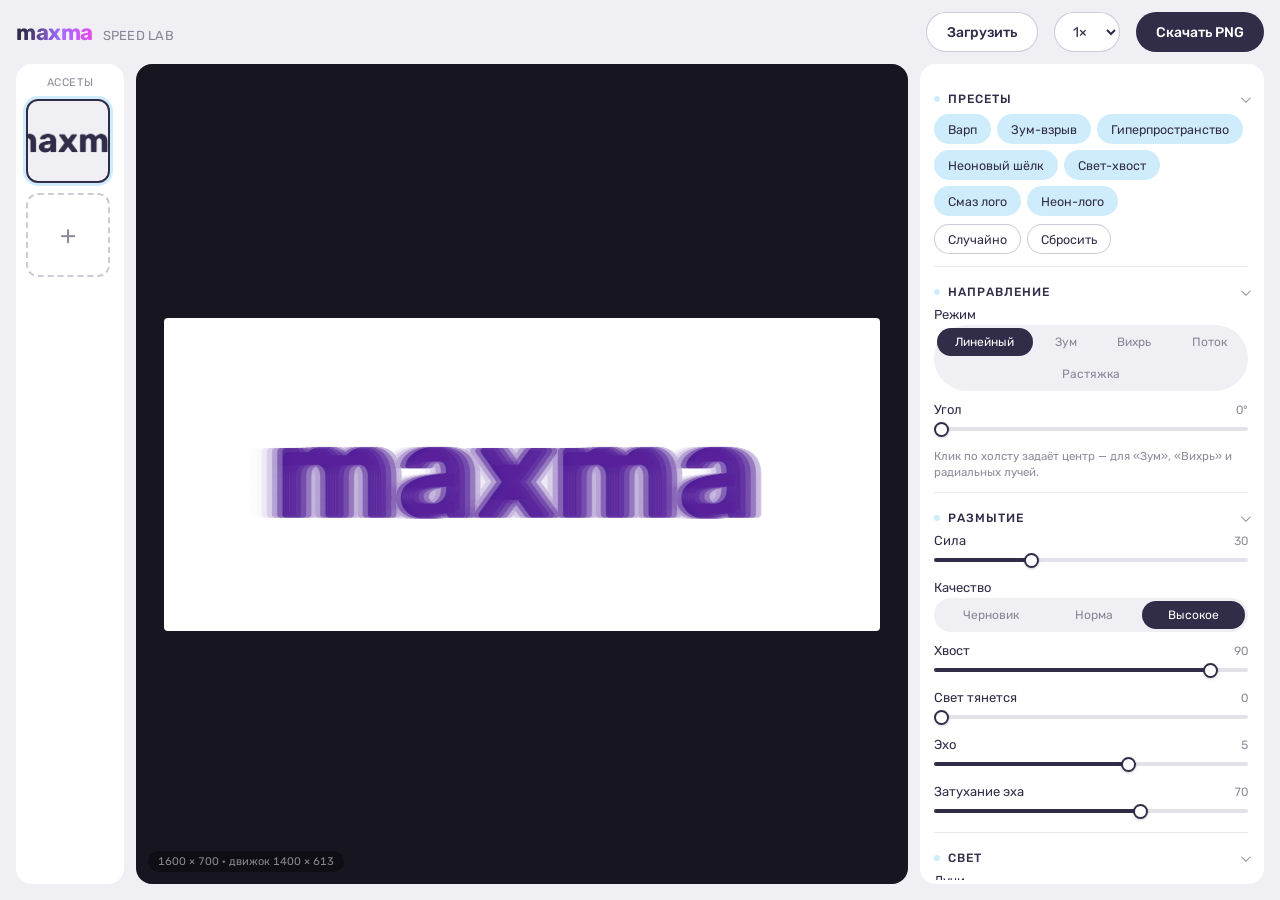
<file: speed-lab.html>
<!DOCTYPE html>
<html lang="ru">
<head>
  <meta charset="UTF-8" />
  <meta name="viewport" content="width=device-width, initial-scale=1.0" />
  <title>Maxma Speed Lab</title>
  <style>
/* Rubik (variable, latin + cyrillic) inlined so the page needs no network. */
@font-face{font-family:'Rubik';font-style:normal;font-weight:400 700;font-display:swap;src:url([data-uri]) format('woff2');unicode-range:U+0301, U+0400-045F, U+0490-0491, U+04B0-04B1, U+2116;}
@font-face{font-family:'Rubik';font-style:normal;font-weight:400 700;font-display:swap;src:url([data-uri]) format('woff2');unicode-range:U+0000-00FF, U+0131, U+0152-0153, U+02BB-02BC, U+02C6, U+02DA, U+02DC, U+0304, U+0308, U+0329, U+2000-206F, U+20AC, U+2122, U+2191, U+2193, U+2212, U+2215, U+FEFF, U+FFFD;}

    :root {
      --ink: #312d48;
      --ink-55: rgba(49, 45, 72, 0.55);
      --ink-35: rgba(113, 108, 144, 0.35);
      --sky: #cfecfc;
      --bg: #f0f0f4;
      --viewport: #17151f;
      --accent: #a06bff;
      --magenta: #e14bf0;
      --pill: 100px;
    }

    *, *::before, *::after { box-sizing: border-box; margin: 0; padding: 0; }

    html, body { height: 100%; }

    body {
      font-family: 'Rubik', system-ui, -apple-system, sans-serif;
      background: var(--bg);
      color: var(--ink);
      display: grid;
      grid-template-rows: auto 1fr;
      overflow: hidden;
      -webkit-font-smoothing: antialiased;
    }

    /* ─── Header ─── */
    .app-header {
      display: flex;
      align-items: center;
      gap: 16px;
      padding: 12px 16px;
    }

    .brand {
      display: flex;
      align-items: baseline;
      gap: 10px;
      padding-right: 8px;
    }

    .brand__mark {
      font-weight: 700;
      font-size: 22px;
      letter-spacing: -0.5px;
      background: linear-gradient(92deg, var(--ink) 10%, var(--accent) 55%, var(--magenta) 95%);
      -webkit-background-clip: text;
      background-clip: text;
      color: transparent;
    }

    .brand__sub {
      font-size: 13px;
      color: var(--ink-55);
      letter-spacing: 0.02em;
      text-transform: uppercase;
    }

    .header__spacer { flex: 1; }

    /* ─── Generic control atoms ─── */
    .btn {
      height: 40px;
      background: var(--ink);
      border: none;
      border-radius: var(--pill);
      padding: 0 20px;
      font-family: inherit;
      font-weight: 500;
      font-size: 14px;
      color: #fff;
      cursor: pointer;
      transition: opacity .2s, transform .1s;
      white-space: nowrap;
      display: inline-flex;
      align-items: center;
      gap: 8px;
    }
    .btn:hover { opacity: .88; }
    .btn:active { transform: translateY(1px); }
    .btn--ghost {
      background: #fff;
      color: var(--ink);
      border: 1px solid var(--ink-35);
    }
    .btn--sky { background: var(--sky); color: var(--ink); }
    .btn:disabled { opacity: .4; cursor: default; }

    .select {
      height: 40px;
      background: #fff;
      border: 1px solid var(--ink-35);
      border-radius: var(--pill);
      padding: 0 14px;
      font-family: inherit;
      font-size: 14px;
      color: var(--ink);
      cursor: pointer;
      outline: none;
    }

    /* ─── App body grid ─── */
    .app-body {
      display: grid;
      grid-template-columns: 108px minmax(0, 1fr) 344px;
      gap: 12px;
      padding: 0 16px 16px;
      min-height: 0;
    }

    .card {
      background: #fff;
      border: 4px solid #fff;
      border-radius: 16px;
      min-height: 0;
    }

    /* ─── Asset rail ─── */
    .rail {
      background: #fff;
      border-radius: 16px;
      padding: 10px;
      display: flex;
      flex-direction: column;
      gap: 10px;
      overflow-y: auto;
      min-height: 0;
    }
    .rail::-webkit-scrollbar { width: 6px; }
    .rail::-webkit-scrollbar-thumb { background: var(--ink-35); border-radius: 3px; }

    .rail__title {
      font-size: 11px;
      text-transform: uppercase;
      letter-spacing: .06em;
      color: var(--ink-55);
      text-align: center;
      padding-top: 2px;
    }

    .thumb {
      position: relative;
      width: 84px;
      height: 84px;
      border-radius: 12px;
      overflow: hidden;
      cursor: pointer;
      background: var(--bg);
      border: 2px solid transparent;
      flex: none;
      transition: border-color .15s, box-shadow .15s;
    }
    .thumb img { width: 100%; height: 100%; object-fit: cover; display: block; }
    .thumb.is-active {
      border-color: var(--ink);
      box-shadow: 0 0 0 3px var(--sky);
    }
    .thumb__x {
      position: absolute;
      top: 3px; right: 3px;
      width: 20px; height: 20px;
      border-radius: 50%;
      border: none;
      background: rgba(23, 21, 31, .72);
      color: #fff;
      font-size: 13px;
      line-height: 1;
      cursor: pointer;
      display: none;
      align-items: center;
      justify-content: center;
      font-family: inherit;
    }
    .thumb:hover .thumb__x { display: flex; }

    .thumb--add {
      display: flex;
      align-items: center;
      justify-content: center;
      border: 2px dashed var(--ink-35);
      color: var(--ink-55);
      font-size: 26px;
      font-weight: 400;
      background: transparent;
      font-family: inherit;
    }
    .thumb--add:hover { border-color: var(--ink); color: var(--ink); }

    /* ─── Viewport ─── */
    .viewport {
      position: relative;
      background: var(--viewport);
      border-radius: 16px;
      overflow: hidden;
      display: flex;
      align-items: center;
      justify-content: center;
      min-height: 0;
      min-width: 0;
    }
    #gl-canvas {
      display: block;
      max-width: 100%;
      max-height: 100%;
      border-radius: 4px;
      cursor: crosshair;
    }
    .viewport__empty {
      position: absolute;
      inset: 24px;
      border: 2px dashed rgba(255,255,255,.18);
      border-radius: 12px;
      display: flex;
      flex-direction: column;
      align-items: center;
      justify-content: center;
      gap: 8px;
      color: rgba(255,255,255,.6);
      font-size: 15px;
      pointer-events: none;
      text-align: center;
      padding: 20px;
    }
    .viewport__empty b { color: #fff; font-weight: 500; font-size: 17px; }
    .viewport__badge {
      position: absolute;
      left: 12px;
      bottom: 12px;
      font-size: 11px;
      color: rgba(255,255,255,.5);
      background: rgba(0,0,0,.35);
      padding: 4px 10px;
      border-radius: var(--pill);
      pointer-events: none;
      font-variant-numeric: tabular-nums;
    }

    /* ─── Control panel ─── */
    .panel {
      background: #fff;
      border-radius: 16px;
      padding: 4px 4px 4px 14px;
      display: flex;
      flex-direction: column;
      min-height: 0;
    }
    .panel__scroll {
      overflow-y: auto;
      padding: 12px 12px 16px 0;
      display: flex;
      flex-direction: column;
      gap: 6px;
      min-height: 0;
    }
    .panel__scroll::-webkit-scrollbar { width: 6px; }
    .panel__scroll::-webkit-scrollbar-thumb { background: var(--ink-35); border-radius: 3px; }

    .group { border-bottom: 1px solid rgba(113,108,144,.14); padding-bottom: 12px; }
    .group:last-child { border-bottom: none; }
    .group__head {
      display: flex;
      align-items: center;
      gap: 8px;
      width: 100%;
      background: none;
      border: none;
      font-family: inherit;
      font-size: 12px;
      font-weight: 500;
      letter-spacing: .08em;
      text-transform: uppercase;
      color: var(--ink);
      cursor: pointer;
      padding: 12px 0 8px;
    }
    .group__head::after {
      content: '';
      margin-left: auto;
      width: 7px; height: 7px;
      border-right: 1.5px solid var(--ink-55);
      border-bottom: 1.5px solid var(--ink-55);
      transform: rotate(45deg) translateY(-2px);
      transition: transform .18s;
    }
    .group.is-collapsed .group__head::after { transform: rotate(-45deg) translateX(-2px); }
    .group.is-collapsed .group__body { display: none; }
    .group__dot {
      width: 6px; height: 6px; border-radius: 50%;
      background: var(--sky);
    }
    .group__body { display: flex; flex-direction: column; gap: 11px; }

    .ctl__row {
      display: flex;
      align-items: baseline;
      justify-content: space-between;
      gap: 8px;
      margin-bottom: 3px;
    }
    .ctl__label { font-size: 13px; color: var(--ink); }
    .ctl__val {
      font-size: 12px;
      color: var(--ink-55);
      font-variant-numeric: tabular-nums;
      cursor: ew-resize;
    }

    input[type=range] {
      -webkit-appearance: none;
      appearance: none;
      width: 100%;
      height: 18px;
      background: transparent;
      cursor: pointer;
      display: block;
    }
    input[type=range]::-webkit-slider-runnable-track {
      height: 4px;
      border-radius: 2px;
      background: linear-gradient(90deg, var(--ink) var(--fill, 0%), rgba(113,108,144,.2) var(--fill, 0%));
    }
    input[type=range]::-webkit-slider-thumb {
      -webkit-appearance: none;
      width: 15px; height: 15px;
      margin-top: -5.5px;
      border-radius: 50%;
      background: #fff;
      border: 2px solid var(--ink);
      box-shadow: 0 1px 3px rgba(0,0,0,.18);
    }
    input[type=range]::-moz-range-track {
      height: 4px; border-radius: 2px; background: rgba(113,108,144,.2);
    }
    input[type=range]::-moz-range-progress {
      height: 4px; border-radius: 2px; background: var(--ink);
    }
    input[type=range]::-moz-range-thumb {
      width: 13px; height: 13px; border-radius: 50%;
      background: #fff; border: 2px solid var(--ink);
    }

    .seg {
      display: flex;
      gap: 4px;
      background: var(--bg);
      border-radius: var(--pill);
      padding: 3px;
      flex-wrap: wrap;
    }
    .seg__btn {
      flex: 1 1 auto;
      min-width: 0;
      height: 28px;
      border: none;
      border-radius: var(--pill);
      background: transparent;
      font-family: inherit;
      font-size: 12px;
      color: var(--ink-55);
      cursor: pointer;
      white-space: nowrap;
      padding: 0 9px;
      transition: background .15s, color .15s;
    }
    .seg__btn:hover { color: var(--ink); }
    .seg__btn.is-on { background: var(--ink); color: #fff; }

    .toggle-row {
      display: flex;
      align-items: center;
      justify-content: space-between;
      gap: 10px;
    }
    .switch {
      appearance: none;
      -webkit-appearance: none;
      width: 38px; height: 22px;
      border-radius: var(--pill);
      background: rgba(113,108,144,.28);
      position: relative;
      cursor: pointer;
      flex: none;
      transition: background .18s;
    }
    .switch::after {
      content: '';
      position: absolute;
      top: 3px; left: 3px;
      width: 16px; height: 16px;
      border-radius: 50%;
      background: #fff;
      transition: transform .18s;
    }
    .switch:checked { background: var(--ink); }
    .switch:checked::after { transform: translateX(16px); }

    .swatches { display: flex; gap: 8px; align-items: center; }
    input[type=color] {
      -webkit-appearance: none;
      appearance: none;
      width: 34px; height: 26px;
      border: 1px solid var(--ink-35);
      border-radius: 8px;
      background: none;
      cursor: pointer;
      padding: 0;
      flex: none;
    }
    input[type=color]::-webkit-color-swatch-wrapper { padding: 2px; }
    input[type=color]::-webkit-color-swatch { border: none; border-radius: 6px; }
    input[type=color]::-moz-color-swatch { border: none; border-radius: 6px; }

    .chips { display: flex; flex-wrap: wrap; gap: 6px; }
    .chip {
      height: 30px;
      padding: 0 13px;
      border-radius: var(--pill);
      border: 1px solid transparent;
      background: var(--sky);
      font-family: inherit;
      font-size: 12.5px;
      color: var(--ink);
      cursor: pointer;
      transition: filter .15s, transform .1s;
    }
    .chip:hover { filter: brightness(.95); }
    .chip:active { transform: translateY(1px); }
    .chip--outline { background: #fff; border-color: var(--ink-35); }

    .hint { font-size: 11.5px; color: var(--ink-55); line-height: 1.35; }

    /* ─── Overlays ─── */
    .drop-overlay {
      position: fixed;
      inset: 0;
      background: rgba(49,45,72,.82);
      display: none;
      align-items: center;
      justify-content: center;
      z-index: 40;
      pointer-events: none;
    }
    .drop-overlay.is-on { display: flex; }
    .drop-overlay__inner {
      border: 3px dashed rgba(255,255,255,.7);
      border-radius: 20px;
      padding: 46px 70px;
      color: #fff;
      font-size: 20px;
      font-weight: 500;
    }

    .toast {
      position: fixed;
      left: 50%;
      bottom: 26px;
      transform: translate(-50%, 20px);
      background: var(--ink);
      color: #fff;
      font-size: 14px;
      padding: 11px 20px;
      border-radius: var(--pill);
      opacity: 0;
      pointer-events: none;
      transition: opacity .22s, transform .22s;
      z-index: 50;
      max-width: 86vw;
      text-align: center;
    }
    .toast.is-on { opacity: 1; transform: translate(-50%, 0); }
    .toast__link {
      color: var(--sky); font-weight: 500; text-decoration: underline;
      text-underline-offset: 2px; pointer-events: auto;
    }
    .toast__link:hover { color: #fff; }

    .fallback {
      position: fixed;
      inset: 0;
      background: var(--bg);
      display: none;
      align-items: center;
      justify-content: center;
      padding: 24px;
      z-index: 60;
    }
    .fallback.is-on { display: flex; }
    .fallback__card {
      background: var(--sky);
      border: 4px solid #fff;
      border-radius: 16px;
      padding: 36px 28px;
      max-width: 460px;
      text-align: center;
      display: flex;
      flex-direction: column;
      gap: 12px;
    }
    .fallback__card h1 { font-size: 22px; font-weight: 700; }
    .fallback__card p { font-size: 15px; color: var(--ink-55); line-height: 1.45; }

    .sr-only { position: absolute; width: 1px; height: 1px; overflow: hidden; clip: rect(0 0 0 0); }

    @media (max-width: 1100px) {
      .app-body { grid-template-columns: 92px minmax(0, 1fr) 300px; }
    }
  </style>
</head>
<body>

<header class="app-header">
  <div class="brand">
    <span class="brand__mark">maxma</span>
    <span class="brand__sub">Speed Lab</span>
  </div>
  <div class="header__spacer"></div>
  <button class="btn btn--ghost" id="btn-add" type="button">Загрузить</button>
  <select class="select" id="export-scale" title="Масштаб экспорта">
    <option value="1">1×</option>
    <option value="2">2×</option>
    <option value="3">3×</option>
  </select>
  <button class="btn" id="btn-download" type="button">Скачать PNG</button>
</header>

<div class="app-body">

  <aside class="rail" id="rail">
    <div class="rail__title">Ассеты</div>
    <button class="thumb thumb--add" id="thumb-add" type="button" title="Добавить изображения">+</button>
  </aside>

  <main class="viewport" id="viewport">
    <canvas id="gl-canvas"></canvas>
    <div class="viewport__empty" id="viewport-empty">
      <b>Перетащите изображения сюда</b>
      <span>или нажмите «Загрузить» · можно вставить из буфера (Ctrl+V)</span>
    </div>
    <div class="viewport__badge" id="viewport-badge"></div>
  </main>

  <aside class="panel">
    <div class="panel__scroll" id="panel-scroll"></div>
  </aside>

</div>

<input type="file" id="file-input" class="sr-only" accept="image/*" multiple />

<div class="drop-overlay" id="drop-overlay">
  <div class="drop-overlay__inner">Отпустите — добавим в ассеты</div>
</div>

<div class="toast" id="toast"></div>

<div class="fallback" id="webgl-fallback">
  <div class="fallback__card">
    <h1>Нужен WebGL2</h1>
    <p>Speed Lab работает на WebGL2. Откройте инструмент в свежей версии Chrome, Firefox, Edge или Safari и убедитесь, что аппаратное ускорение включено.</p>
  </div>
</div>

<script>
'use strict';
(function () {

/* ═══════════════════════════════════════════════════════════
   CONFIG · DEFAULTS · PRESETS
   ═══════════════════════════════════════════════════════════ */

const CONFIG = {
  previewMax: 1400,      // long edge of the working (preview) texture
  exportMax: 8192,       // hard cap on exported long edge
  maxTaps: 64,           // must match MAX_TAPS in the shader
  glowScale: 0.5,        // half-res bright/glow chain
  floatPixelBudget: 12e6 // above this, fall back to RGBA8 render targets
};

const DEFAULTS = {
  // Направление
  mode: 0,               // 0 linear · 1 zoom · 2 spin · 3 flow · 4 stretch
  angle: 0,
  centerX: 0.5,
  centerY: 0.5,
  // Размытие
  strength: 32,
  quality: 32,
  tail: 55,
  lumaWeight: 45,
  echo: 0,
  echoDecay: 62,
  // Свет
  rays: 0,               // 0 off · 1 anamorphic · 2 radial
  rayLength: 55,
  rayIntensity: 60,
  rayAngle: 0,
  rayTint: '#cfe6ff',
  glow: 25,
  glowRadius: 45,
  threshold: 62,
  speedLines: 0,
  // Цвет
  hue: 0,
  saturation: 108,
  contrast: 104,
  prism: false,
  chroma: 18,
  invert: false,
  duotone: false,
  duoShadow: '#312d48',
  duoLight: '#e14bf0',
  bgMode: 0,             // 0 transparent · 1 white · 2 dark · 3 auto
  // Динамика
  speed: 30,
  turbulence: 0,
  flowScale: 40,
  // FX
  grain: 0,
  vignette: 0
};

const PRESETS = [
  { name: 'Варп', s: { mode: 0, angle: 0, strength: 58, tail: 78, lumaWeight: 60, chroma: 34, prism: true,
                       glow: 30, threshold: 58, rays: 0, bgMode: 0, saturation: 118 } },
  { name: 'Зум-взрыв', s: { mode: 1, strength: 52, tail: 62, lumaWeight: 72, glow: 55, threshold: 55,
                            rays: 2, rayLength: 62, rayIntensity: 70, chroma: 26, prism: true,
                            bgMode: 2, saturation: 124, contrast: 112 } },
  { name: 'Гиперпространство', s: { mode: 1, strength: 74, tail: 90, lumaWeight: 88, quality: 64,
                                    glow: 68, glowRadius: 62, threshold: 45, rays: 2, rayLength: 82,
                                    rayIntensity: 85, prism: true, chroma: 46, speedLines: 45,
                                    bgMode: 2, contrast: 118, saturation: 132, vignette: 30 } },
  { name: 'Неоновый шёлк', s: { mode: 3, strength: 46, tail: 50, lumaWeight: 55, flowScale: 38,
                                turbulence: 55, glow: 52, glowRadius: 58, threshold: 48,
                                duotone: true, duoShadow: '#171033', duoLight: '#e14bf0',
                                bgMode: 2, saturation: 116, rays: 0, speed: 34 } },
  { name: 'Свет-хвост', s: { mode: 0, angle: 8, strength: 62, tail: 92, lumaWeight: 90, echo: 5,
                             echoDecay: 66, rays: 1, rayLength: 70, rayIntensity: 72, rayAngle: 8,
                             glow: 45, threshold: 52, chroma: 22, bgMode: 2, contrast: 110 } },
  // Dark artwork on a light ground: the smear itself carries the colour,
  // so this leans on dispersion + saturation rather than the light chain.
  { name: 'Смаз лого', s: { mode: 0, angle: 0, strength: 30, tail: 90, lumaWeight: 0, quality: 64,
                            echo: 5, echoDecay: 70, saturation: 135, contrast: 110,
                            duotone: true, duoShadow: '#4c1d95', duoLight: '#ff4df0',
                            chroma: 52, prism: true, glow: 0, rays: 0, bgMode: 1 } },
  // Same artwork, inverted so it emits light instead of absorbing it.
  { name: 'Неон-лого', s: { mode: 0, angle: 0, strength: 22, tail: 95, lumaWeight: 85, quality: 64,
                            invert: true, glow: 58, glowRadius: 60, threshold: 50,
                            rays: 1, rayLength: 72, rayIntensity: 58, rayAngle: 0, rayTint: '#a06bff',
                            duotone: true, duoShadow: '#2a0b5e', duoLight: '#ff8ef7',
                            chroma: 30, prism: true, bgMode: 2, vignette: 30, contrast: 108 } }
];

/* ═══════════════════════════════════════════════════════════
   SHADERS
   ═══════════════════════════════════════════════════════════ */

const VERT = `#version 300 es
out vec2 v_uv;
void main() {
  vec2 p = vec2(float((gl_VertexID << 1) & 2), float(gl_VertexID & 2));
  v_uv = p;
  gl_Position = vec4(p * 2.0 - 1.0, 0.0, 1.0);
}`;

const COMMON = `
precision highp float;
precision highp sampler2D;

const float TAU = 6.28318530718;

float hash12(vec2 p) {
  vec3 p3 = fract(vec3(p.xyx) * 0.1031);
  p3 += dot(p3, p3.yzx + 33.33);
  return fract((p3.x + p3.y) * p3.z);
}

vec2 hash22(vec2 p) {
  vec3 p3 = fract(vec3(p.xyx) * vec3(0.1031, 0.1030, 0.0973));
  p3 += dot(p3, p3.yzx + 33.33);
  return fract((p3.xx + p3.yz) * p3.zy);
}

float vnoise(vec2 p) {
  vec2 i = floor(p), f = fract(p);
  vec2 u = f * f * (3.0 - 2.0 * f);
  float a = hash12(i);
  float b = hash12(i + vec2(1.0, 0.0));
  float c = hash12(i + vec2(0.0, 1.0));
  float d = hash12(i + vec2(1.0, 1.0));
  return mix(mix(a, b, u.x), mix(c, d, u.x), u.y);
}

float fbm(vec2 p) {
  return vnoise(p) * 0.62 + vnoise(p * 2.03 + 11.7) * 0.26 + vnoise(p * 4.11 + 3.1) * 0.12;
}

// Divergence-free-ish flow direction from a scalar field.
vec2 flowDir(vec2 p) {
  const float e = 0.035;
  float dx = fbm(p + vec2(e, 0.0)) - fbm(p - vec2(e, 0.0));
  float dy = fbm(p + vec2(0.0, e)) - fbm(p - vec2(0.0, e));
  vec2 g = vec2(dy, -dx);
  float l = length(g);
  return l > 1e-5 ? g / l : vec2(1.0, 0.0);
}

// Single-octave variant — this one runs per tap, so it has to stay cheap.
// The smoother, larger-scale field also gives silkier streamlines.
vec2 flowDirFast(vec2 p) {
  const float e = 0.06;
  float dx = vnoise(p + vec2(e, 0.0)) - vnoise(p - vec2(e, 0.0));
  float dy = vnoise(p + vec2(0.0, e)) - vnoise(p - vec2(0.0, e));
  vec2 g = vec2(dy, -dx);
  float l = length(g);
  return l > 1e-5 ? g / l : vec2(1.0, 0.0);
}

float luma(vec3 c) { return dot(c, vec3(0.2126, 0.7152, 0.0722)); }

vec2 rot2(vec2 v, float a) {
  float s = sin(a), c = cos(a);
  return vec2(v.x * c - v.y * s, v.x * s + v.y * c);
}

vec3 hueRotate(vec3 col, float a) {
  const vec3 k = vec3(0.57735);
  float c = cos(a), s = sin(a);
  return col * c + cross(k, col) * s + k * dot(k, col) * (1.0 - c);
}
`;

/* ── P0: upload → premultiplied working space ───────────── */
const FS_SOURCE = `#version 300 es
${COMMON}
in vec2 v_uv;
out vec4 fragColor;
uniform sampler2D u_tex;
uniform int u_invert;
void main() {
  vec4 c = texture(u_tex, v_uv);
  // Inverting here lets dark artwork drive the light engine (bright pass,
  // glow, rays and luma-weighted smearing all key off brightness).
  if (u_invert == 1) c.rgb = 1.0 - c.rgb;
  fragColor = vec4(c.rgb * c.a, c.a);
}`;

/* ── P1/P2/P6: the motion engine ────────────────────────── */
const FS_MOTION = `#version 300 es
${COMMON}
in vec2 v_uv;
out vec4 fragColor;

#define MAX_TAPS 64

uniform sampler2D u_tex;
uniform int   u_mode;         // 0 linear · 1 zoom · 2 spin · 3 flow · 4 stretch
uniform float u_angle;
uniform float u_strength;     // in aspect-corrected uv units
uniform vec2  u_center;
uniform int   u_taps;
uniform float u_tail;         // 0 = symmetric, 1 = one-sided comet
uniform float u_lumaWeight;
uniform float u_echoSteps;    // 0 = continuous, >0 = discrete ghosts
uniform float u_echoDecay;
uniform float u_turbulence;
uniform float u_flowScale;
uniform float u_time;
uniform float u_aspect;       // width / height
uniform float u_gain;

vec2 tapUV(vec2 uv, float t) {
  vec2 asp = vec2(u_aspect, 1.0);
  if (u_mode == 1) {                                  // zoom toward / away from centre
    return mix(uv, u_center, t * u_strength * 2.0);
  } else if (u_mode == 2) {                           // spin about centre
    vec2 d = (uv - u_center) * asp;
    d = rot2(d, t * u_strength * 2.6);
    return u_center + d / asp;
  } else if (u_mode == 3) {                           // advect along a noise flow field
    vec2 dir = flowDirFast(uv * (0.5 + u_flowScale * 4.0) + u_time * 0.35);
    dir = normalize(mix(dir, vec2(cos(u_angle), sin(u_angle)), 0.25));
    return uv + dir * t * u_strength / asp;
  } else if (u_mode == 4) {                           // pixel stretch away from a seed line
    vec2 dir = vec2(cos(u_angle), sin(u_angle));
    float proj = dot((uv - u_center) * asp, dir);
    float pull = max(proj, 0.0) * clamp(u_strength * 2.4, 0.0, 1.0);
    return uv - dir * (pull + t * u_strength * 0.12) / asp;
  }
  vec2 dir = vec2(cos(u_angle), sin(u_angle));        // linear
  return uv + dir * t * u_strength / asp;
}

void main() {
  if (u_strength <= 0.0001 || u_taps <= 1) {
    fragColor = texture(u_tex, v_uv) * u_gain;
    return;
  }

  float jitter = hash12(gl_FragCoord.xy + u_time * 37.0);
  float n = float(u_taps);
  vec4 acc = vec4(0.0);
  float wsum = 0.0;

  // Turbulent per-pixel wobble keeps long smears alive instead of glassy.
  vec2 wob = vec2(0.0);
  if (u_turbulence > 0.0) {
    wob = (vec2(fbm(v_uv * 6.0 + u_time * 0.6), fbm(v_uv * 6.0 - u_time * 0.5 + 19.0)) - 0.5)
        * u_turbulence * 0.06;
  }

  for (int i = 0; i < MAX_TAPS; i++) {
    if (i >= u_taps) break;

    float t = (float(i) + jitter) / n;               // 0..1
    if (u_echoSteps > 0.5) {                          // quantise into discrete ghosts
      float step_ = floor(t * u_echoSteps);
      t = (step_ + 0.5) / u_echoSteps;
    }

    // tail = 0 → smear both ways, tail = 1 → trail behind only
    float s = mix(t * 2.0 - 1.0, t, u_tail);

    float w = mix(1.0, pow(1.0 - t, 1.6), u_tail);   // comet weighting
    if (u_echoSteps > 0.5) {
      w *= pow(u_echoDecay, floor(t * u_echoSteps));
    }

    vec2 uv = tapUV(v_uv, s) + wob * t;
    vec4 c = texture(u_tex, uv);

    // Bright samples keep their weight further out — light paints the trail.
    if (u_lumaWeight > 0.0) {
      float l = clamp(luma(c.rgb), 0.0, 1.0);
      float boost = 0.12 + 2.4 * l * l;
      w *= mix(1.0, boost, u_lumaWeight * clamp(abs(s), 0.0, 1.0));
    }

    acc += c * w;
    wsum += w;
  }

  fragColor = acc / max(wsum, 1e-5) * u_gain;
}`;

/* ── P3: bright pass ────────────────────────────────────── */
const FS_BRIGHT = `#version 300 es
${COMMON}
in vec2 v_uv;
out vec4 fragColor;
uniform sampler2D u_tex;
uniform float u_threshold;
void main() {
  vec4 c = texture(u_tex, v_uv);
  float l = luma(c.rgb);
  float k = smoothstep(u_threshold, u_threshold + 0.22, l);
  fragColor = vec4(c.rgb * k, c.a * k);
}`;

/* ── P4/P5: separable gaussian ──────────────────────────── */
const FS_BLUR = `#version 300 es
${COMMON}
in vec2 v_uv;
out vec4 fragColor;
uniform sampler2D u_tex;
uniform vec2 u_dir;   // texel-sized step, already scaled by radius
void main() {
  vec4 sum = texture(u_tex, v_uv) * 0.2270270270;
  sum += texture(u_tex, v_uv + u_dir * 1.3846153846) * 0.3162162162;
  sum += texture(u_tex, v_uv - u_dir * 1.3846153846) * 0.3162162162;
  sum += texture(u_tex, v_uv + u_dir * 3.2307692308) * 0.0702702703;
  sum += texture(u_tex, v_uv - u_dir * 3.2307692308) * 0.0702702703;
  fragColor = sum;
}`;

/* ── P7: composite · dispersion · grade · background ─────── */
const FS_COMPOSITE = `#version 300 es
${COMMON}
in vec2 v_uv;
out vec4 fragColor;

uniform sampler2D u_scene;
uniform sampler2D u_glow;
uniform sampler2D u_streak;

uniform int   u_mode;
uniform float u_angle;
uniform vec2  u_center;
uniform float u_aspect;
uniform float u_time;

uniform float u_chroma;
uniform int   u_prism;
uniform float u_glowAmt;
uniform float u_streakAmt;
uniform vec3  u_streakTint;
uniform float u_speedLines;

uniform float u_hue;
uniform float u_sat;
uniform float u_contrast;
uniform int   u_duo;
uniform vec3  u_duoShadow;
uniform vec3  u_duoLight;

uniform float u_grain;
uniform float u_vignette;
uniform int   u_bgMode;
uniform vec3  u_bgColor;
uniform int   u_checker;
uniform float u_checkerSize;

// Direction the light is travelling at this pixel — drives dispersion + speed lines.
vec2 motionDir(vec2 uv) {
  vec2 asp = vec2(u_aspect, 1.0);
  if (u_mode == 1) {
    vec2 d = (uv - u_center) * asp;
    return length(d) > 1e-5 ? normalize(d) : vec2(1.0, 0.0);
  } else if (u_mode == 2) {
    vec2 d = (uv - u_center) * asp;
    return length(d) > 1e-5 ? normalize(vec2(-d.y, d.x)) : vec2(1.0, 0.0);
  } else if (u_mode == 3) {
    return flowDir(uv * 4.0 + u_time * 0.35);
  }
  return vec2(cos(u_angle), sin(u_angle));
}

void main() {
  vec2 asp = vec2(u_aspect, 1.0);
  vec2 dir = motionDir(v_uv);
  vec4 scene;

  if (u_chroma > 0.0) {
    vec2 disp = dir * u_chroma / asp;
    if (u_prism == 1) {
      // Spectral split: eight samples ramped across the visible band.
      vec3 sum = vec3(0.0), wsum = vec3(0.0);
      float a = 0.0;
      for (int i = 0; i < 8; i++) {
        float f = float(i) / 7.0;
        vec4 s = texture(u_scene, v_uv + disp * (f - 0.5));
        vec3 w = clamp(vec3(1.0 - abs(f - 0.06) * 2.1,
                            1.0 - abs(f - 0.50) * 2.1,
                            1.0 - abs(f - 0.94) * 2.1), 0.0, 1.0);
        sum += s.rgb * w;
        wsum += w;
        a = max(a, s.a);
      }
      scene = vec4(sum / max(wsum, vec3(1e-4)), a);
    } else {
      float r = texture(u_scene, v_uv + disp * 0.5).r;
      vec4 g = texture(u_scene, v_uv);
      float b = texture(u_scene, v_uv - disp * 0.5).b;
      float a = max(g.a, max(texture(u_scene, v_uv + disp * 0.5).a,
                             texture(u_scene, v_uv - disp * 0.5).a));
      scene = vec4(r, g.g, b, a);
    }
  } else {
    scene = texture(u_scene, v_uv);
  }

  vec3 col = scene.rgb;      // premultiplied
  float alpha = scene.a;

  if (u_glowAmt > 0.0) {
    vec4 g = texture(u_glow, v_uv);
    col += g.rgb * u_glowAmt;
    alpha = max(alpha, g.a * u_glowAmt);
  }

  if (u_streakAmt > 0.0) {
    vec4 s = texture(u_streak, v_uv);
    col += s.rgb * u_streakTint * u_streakAmt;
    alpha = max(alpha, luma(s.rgb) * u_streakAmt * 1.4);
  }

  if (u_speedLines > 0.0) {
    vec2 p = (v_uv - u_center) * asp;
    float along, across;
    if (u_mode == 1 || u_mode == 2) {
      along = length(p) * 3.0;
      across = atan(p.y, p.x) / TAU * 46.0;
    } else {
      along = dot(p, dir) * 3.4;
      across = dot(p, vec2(-dir.y, dir.x)) * 44.0;
    }
    float lane = floor(across);
    vec2 h = hash22(vec2(lane, 3.7));
    float speed = 0.45 + h.x * 1.4;
    float seg = fract(along * (0.35 + h.y * 0.5) - u_time * speed * 0.55 + h.x * 7.3);
    float dash = smoothstep(0.0, 0.22, seg) * smoothstep(0.98, 0.55, seg);
    float thin = 1.0 - smoothstep(0.16, 0.5, abs(fract(across) - 0.5));
    float pick = step(0.62, h.y);
    float fade = smoothstep(0.06, 0.55, length(p));
    float lines = dash * thin * pick * fade * u_speedLines;
    col += u_streakTint * lines * 1.5;
    alpha = max(alpha, lines);
  }

  // ── un-premultiply for grading ──
  vec3 straight = alpha > 1e-4 ? col / alpha : col;

  if (u_hue != 0.0) straight = hueRotate(straight, u_hue);
  straight = mix(vec3(luma(straight)), straight, u_sat);
  straight = (straight - 0.5) * u_contrast + 0.5;

  if (u_duo == 1) {
    float l = clamp(luma(straight), 0.0, 1.0);
    straight = mix(u_duoShadow, u_duoLight, smoothstep(0.0, 1.0, l));
  }

  straight = max(straight, vec3(0.0));
  alpha = clamp(alpha, 0.0, 1.0);

  // ── background first, so film grain and vignette land on the whole frame ──
  vec3 outRGB = straight;
  float outA = alpha;
  if (u_bgMode != 0) {
    outRGB = straight * alpha + u_bgColor * (1.0 - alpha);
    outA = 1.0;
  }

  if (u_grain > 0.0) {
    float g = hash12(gl_FragCoord.xy + fract(u_time) * 311.0) - 0.5;
    outRGB += g * u_grain;
  }

  if (u_vignette > 0.0) {
    float d = length((v_uv - 0.5) * vec2(u_aspect, 1.0)) / max(u_aspect, 1.0);
    outRGB *= 1.0 - smoothstep(0.35, 1.05, d) * u_vignette;
  }

  outRGB = max(outRGB, vec3(0.0));

  if (u_bgMode == 0 && u_checker == 1) {
    vec2 c = floor(gl_FragCoord.xy / u_checkerSize);
    float k = mod(c.x + c.y, 2.0);
    vec3 board = mix(vec3(0.13, 0.12, 0.17), vec3(0.23, 0.22, 0.28), k);
    outRGB = outRGB * outA + board * (1.0 - outA);
  }

  fragColor = vec4(outRGB, outA);
}`;

/* ═══════════════════════════════════════════════════════════
   GL HELPERS
   ═══════════════════════════════════════════════════════════ */

const canvas = document.getElementById('gl-canvas');
let gl = null;
let hasFloat = false;
let blackTex = null;
const prog = {};

function compileShader(type, src) {
  const sh = gl.createShader(type);
  gl.shaderSource(sh, src);
  gl.compileShader(sh);
  if (!gl.getShaderParameter(sh, gl.COMPILE_STATUS)) {
    const log = gl.getShaderInfoLog(sh);
    console.error('Shader compile error:\n' + log + '\n' + src);
    throw new Error(log);
  }
  return sh;
}

function makeProgram(fsSrc) {
  const p = gl.createProgram();
  const vs = compileShader(gl.VERTEX_SHADER, VERT);
  const fs = compileShader(gl.FRAGMENT_SHADER, fsSrc);
  gl.attachShader(p, vs);
  gl.attachShader(p, fs);
  gl.linkProgram(p);
  if (!gl.getProgramParameter(p, gl.LINK_STATUS)) throw new Error(gl.getProgramInfoLog(p));
  gl.deleteShader(vs);
  gl.deleteShader(fs);
  p.u = {};
  const n = gl.getProgramParameter(p, gl.ACTIVE_UNIFORMS);
  for (let i = 0; i < n; i++) {
    const info = gl.getActiveUniform(p, i);
    p.u[info.name] = gl.getUniformLocation(p, info.name);
  }
  return p;
}

function makeTarget(w, h, float) {
  const tex = gl.createTexture();
  gl.bindTexture(gl.TEXTURE_2D, tex);
  if (float && hasFloat) {
    gl.texImage2D(gl.TEXTURE_2D, 0, gl.RGBA16F, w, h, 0, gl.RGBA, gl.HALF_FLOAT, null);
  } else {
    gl.texImage2D(gl.TEXTURE_2D, 0, gl.RGBA8, w, h, 0, gl.RGBA, gl.UNSIGNED_BYTE, null);
  }
  gl.texParameteri(gl.TEXTURE_2D, gl.TEXTURE_MIN_FILTER, gl.LINEAR);
  gl.texParameteri(gl.TEXTURE_2D, gl.TEXTURE_MAG_FILTER, gl.LINEAR);
  gl.texParameteri(gl.TEXTURE_2D, gl.TEXTURE_WRAP_S, gl.CLAMP_TO_EDGE);
  gl.texParameteri(gl.TEXTURE_2D, gl.TEXTURE_WRAP_T, gl.CLAMP_TO_EDGE);
  const fb = gl.createFramebuffer();
  gl.bindFramebuffer(gl.FRAMEBUFFER, fb);
  gl.framebufferTexture2D(gl.FRAMEBUFFER, gl.COLOR_ATTACHMENT0, gl.TEXTURE_2D, tex, 0);
  gl.bindFramebuffer(gl.FRAMEBUFFER, null);
  return { tex: tex, fb: fb, w: w, h: h, float: !!float };
}

function freeTarget(t) {
  if (!t) return;
  gl.deleteTexture(t.tex);
  gl.deleteFramebuffer(t.fb);
}

function bindTarget(t) {
  gl.bindFramebuffer(gl.FRAMEBUFFER, t ? t.fb : null);
  gl.viewport(0, 0, t ? t.w : canvas.width, t ? t.h : canvas.height);
}

function bindTex(p, name, tex, unit) {
  gl.activeTexture(gl.TEXTURE0 + unit);
  gl.bindTexture(gl.TEXTURE_2D, tex);
  if (p.u[name]) gl.uniform1i(p.u[name], unit);
}

function draw() { gl.drawArrays(gl.TRIANGLES, 0, 3); }

function hexToRgb(hex) {
  const m = /^#?([a-f\d]{2})([a-f\d]{2})([a-f\d]{2})$/i.exec(hex || '#000000');
  if (!m) return [0, 0, 0];
  return [parseInt(m[1], 16) / 255, parseInt(m[2], 16) / 255, parseInt(m[3], 16) / 255];
}

/* ═══════════════════════════════════════════════════════════
   PIPELINE
   ═══════════════════════════════════════════════════════════ */

const pipe = {
  a: null, b: null,            // full working res, ping-pong
  bright: null, p: null, q: null, streak: null,   // half res light chain
  w: 0, h: 0,

  ensure(w, h) {
    if (this.w === w && this.h === h) return;
    this.dispose();
    const hw = Math.max(2, Math.round(w * CONFIG.glowScale));
    const hh = Math.max(2, Math.round(h * CONFIG.glowScale));
    // Half-float doubles target memory; past a few megapixels (big exports)
    // the extra headroom is not worth risking an out-of-memory context loss.
    const float = (w * h) <= CONFIG.floatPixelBudget;
    this.a = makeTarget(w, h, float);
    this.b = makeTarget(w, h, float);
    this.bright = makeTarget(hw, hh, float);
    this.p = makeTarget(hw, hh, float);
    this.q = makeTarget(hw, hh, float);
    this.streak = makeTarget(hw, hh, float);
    this.w = w; this.h = h;
  },

  dispose() {
    [this.a, this.b, this.bright, this.p, this.q, this.streak].forEach(freeTarget);
    this.a = this.b = this.bright = this.p = this.q = this.streak = null;
    this.w = this.h = 0;
  },

  /**
   * Runs the full chain.
   * srcTex  — straight-alpha source texture
   * w, h    — working resolution (drives every intermediate pass)
   * out     — target descriptor, or null to render to the canvas
   * opts    — { checker: bool, checkerSize: px }
   */
  render(srcTex, w, h, s, time, out, opts) {
    opts = opts || {};
    this.ensure(w, h);

    const aspect = w / h;
    const rad = Math.PI / 180;
    const strength = (s.strength / 100) * 0.45;
    const cascade = s.quality >= 64 && s.strength > 0;
    const passStrength = cascade ? strength * 0.56 : strength;

    // ── P0: premultiply into working space ──
    let scene = this.a;
    let pong = this.b;
    let P = prog.source;
    gl.useProgram(P);
    bindTarget(scene);
    bindTex(P, 'u_tex', srcTex, 0);
    gl.uniform1i(P.u.u_invert, s.invert ? 1 : 0);
    draw();

    // ── P1/P2: motion ──
    if (s.strength > 0) {
      P = prog.motion;
      gl.useProgram(P);
      const rounds = cascade ? 2 : 1;
      for (let i = 0; i < rounds; i++) {
        bindTarget(pong);
        bindTex(P, 'u_tex', scene.tex, 0);
        gl.uniform1i(P.u.u_mode, s.mode);
        gl.uniform1f(P.u.u_angle, s.angle * rad);
        gl.uniform1f(P.u.u_strength, passStrength);
        gl.uniform2f(P.u.u_center, s.centerX, s.centerY);
        gl.uniform1i(P.u.u_taps, Math.min(s.quality, CONFIG.maxTaps));
        gl.uniform1f(P.u.u_tail, s.tail / 100);
        gl.uniform1f(P.u.u_lumaWeight, s.lumaWeight / 100);
        gl.uniform1f(P.u.u_echoSteps, s.echo);
        gl.uniform1f(P.u.u_echoDecay, s.echoDecay / 100);
        gl.uniform1f(P.u.u_turbulence, s.turbulence / 100);
        gl.uniform1f(P.u.u_flowScale, s.flowScale / 100);
        gl.uniform1f(P.u.u_time, time);
        gl.uniform1f(P.u.u_aspect, aspect);
        gl.uniform1f(P.u.u_gain, 1.0);
        draw();
        const t = scene; scene = pong; pong = t;
      }
    }

    // ── P3–P6: light chain ──
    const wantGlow = s.glow > 0;
    const wantRays = s.rays > 0 && s.rayIntensity > 0 && s.rayLength > 0;
    let glowTex = blackTex;
    let streakTex = blackTex;

    if (wantGlow || wantRays) {
      P = prog.bright;
      gl.useProgram(P);
      bindTarget(this.bright);
      bindTex(P, 'u_tex', scene.tex, 0);
      gl.uniform1f(P.u.u_threshold, s.threshold / 100);
      draw();

      if (wantGlow) {
        const r = 0.0016 + (s.glowRadius / 100) * 0.014;
        P = prog.blur;
        gl.useProgram(P);
        const steps = [[r, 0], [0, r], [r * 2.3, 0], [0, r * 2.3]];
        // Ping-pong between p and q; `bright` stays intact for the streak pass.
        let src = this.bright;
        for (let i = 0; i < steps.length; i++) {
          const dst = (i % 2 === 0) ? this.p : this.q;
          bindTarget(dst);
          bindTex(P, 'u_tex', src.tex, 0);
          gl.uniform2f(P.u.u_dir, steps[i][0], steps[i][1]);
          draw();
          src = dst;
        }
        glowTex = src.tex;
      }

      if (wantRays) {
        P = prog.motion;
        gl.useProgram(P);
        bindTarget(this.streak);
        bindTex(P, 'u_tex', this.bright.tex, 0);
        gl.uniform1i(P.u.u_mode, s.rays === 2 ? 1 : 0);
        gl.uniform1f(P.u.u_angle, s.rayAngle * rad);
        gl.uniform1f(P.u.u_strength, (s.rayLength / 100) * 0.5);
        gl.uniform2f(P.u.u_center, s.centerX, s.centerY);
        gl.uniform1i(P.u.u_taps, Math.min(Math.max(32, s.quality), CONFIG.maxTaps));
        gl.uniform1f(P.u.u_tail, 0.0);
        gl.uniform1f(P.u.u_lumaWeight, 0.0);
        gl.uniform1f(P.u.u_echoSteps, 0.0);
        gl.uniform1f(P.u.u_echoDecay, 1.0);
        gl.uniform1f(P.u.u_turbulence, 0.0);
        gl.uniform1f(P.u.u_flowScale, 0.4);
        gl.uniform1f(P.u.u_time, time);
        gl.uniform1f(P.u.u_aspect, aspect);
        gl.uniform1f(P.u.u_gain, 9.0);
        draw();
        streakTex = this.streak.tex;
      }
    }

    // ── P7: composite ──
    P = prog.composite;
    gl.useProgram(P);
    bindTarget(out);
    bindTex(P, 'u_scene', scene.tex, 0);
    bindTex(P, 'u_glow', glowTex, 1);
    bindTex(P, 'u_streak', streakTex, 2);
    gl.uniform1i(P.u.u_mode, s.mode);
    gl.uniform1f(P.u.u_angle, s.angle * rad);
    gl.uniform2f(P.u.u_center, s.centerX, s.centerY);
    gl.uniform1f(P.u.u_aspect, aspect);
    gl.uniform1f(P.u.u_time, time);
    gl.uniform1f(P.u.u_chroma, (s.chroma / 100) * 0.07);
    gl.uniform1i(P.u.u_prism, s.prism ? 1 : 0);
    gl.uniform1f(P.u.u_glowAmt, wantGlow ? (s.glow / 100) * 1.7 : 0);
    gl.uniform1f(P.u.u_streakAmt, wantRays ? (s.rayIntensity / 100) * 1.5 : 0);
    const tint = hexToRgb(s.rayTint);
    gl.uniform3f(P.u.u_streakTint, tint[0], tint[1], tint[2]);
    gl.uniform1f(P.u.u_speedLines, (s.speedLines / 100) * 0.9);
    gl.uniform1f(P.u.u_hue, s.hue * rad);
    gl.uniform1f(P.u.u_sat, s.saturation / 100);
    gl.uniform1f(P.u.u_contrast, s.contrast / 100);
    gl.uniform1i(P.u.u_duo, s.duotone ? 1 : 0);
    const ds = hexToRgb(s.duoShadow), dl = hexToRgb(s.duoLight);
    gl.uniform3f(P.u.u_duoShadow, ds[0], ds[1], ds[2]);
    gl.uniform3f(P.u.u_duoLight, dl[0], dl[1], dl[2]);
    gl.uniform1f(P.u.u_grain, (s.grain / 100) * 0.3);
    gl.uniform1f(P.u.u_vignette, s.vignette / 100);
    gl.uniform1i(P.u.u_bgMode, s.bgMode);
    const bg = s.bgMode === 1 ? [1, 1, 1]
             : s.bgMode === 2 ? [0.09, 0.082, 0.12]
             : s.bgMode === 3 ? (opts.autoBg || [0.09, 0.082, 0.12])
             : [0, 0, 0];
    gl.uniform3f(P.u.u_bgColor, bg[0], bg[1], bg[2]);
    gl.uniform1i(P.u.u_checker, opts.checker ? 1 : 0);
    gl.uniform1f(P.u.u_checkerSize, opts.checkerSize || 16);
    draw();

    gl.bindFramebuffer(gl.FRAMEBUFFER, null);
  }
};

/* ═══════════════════════════════════════════════════════════
   STATE + ASSETS
   ═══════════════════════════════════════════════════════════ */

const state = {
  assets: [],
  activeId: null,
  animating: false,
  dirty: true,
  time: 0,
  lastFrame: 0,
  raf: null,
  seq: 0
};

const dom = {
  rail: document.getElementById('rail'),
  addTile: document.getElementById('thumb-add'),
  fileInput: document.getElementById('file-input'),
  viewport: document.getElementById('viewport'),
  empty: document.getElementById('viewport-empty'),
  badge: document.getElementById('viewport-badge'),
  panel: document.getElementById('panel-scroll'),
  toast: document.getElementById('toast'),
  drop: document.getElementById('drop-overlay'),
  fallback: document.getElementById('webgl-fallback'),
  scale: document.getElementById('export-scale'),
  download: document.getElementById('btn-download')
};

function activeAsset() {
  return state.assets.find(a => a.id === state.activeId) || null;
}

let toastTimer = null;
function toast(msg, link) {
  dom.toast.textContent = msg;
  // Sandboxed frames can swallow a programmatic download; offer a real link.
  if (link) {
    const a = document.createElement('a');
    a.href = link.href;
    a.download = link.name;
    a.target = '_blank';
    a.rel = 'noopener';
    a.textContent = 'Открыть';
    a.className = 'toast__link';
    dom.toast.append(' · ', a);
  }
  dom.toast.classList.add('is-on');
  clearTimeout(toastTimer);
  toastTimer = setTimeout(() => dom.toast.classList.remove('is-on'), link ? 9000 : 2600);
}

function requestRender() {
  state.dirty = true;
  if (state.raf === null) state.raf = requestAnimationFrame(tick);
}

// Every decode path must produce a flipY'd bitmap: GL's UNPACK_FLIP_Y_WEBGL is
// specified to be ignored for ImageBitmap sources, so orientation is fixed here.
async function decodeFile(file) {
  const opts = { imageOrientation: 'flipY', premultiplyAlpha: 'none' };
  try {
    return await createImageBitmap(file, opts);
  } catch (e) {
    const url = URL.createObjectURL(file);
    try {
      const img = new Image();
      img.src = url;
      await img.decode();
      return await createImageBitmap(img, opts);
    } finally {
      URL.revokeObjectURL(url);
    }
  }
}

async function makePreviewBitmap(bmp) {
  const long = Math.max(bmp.width, bmp.height);
  if (long <= CONFIG.previewMax) return { bmp: bmp, owned: false };
  const k = CONFIG.previewMax / long;
  const w = Math.max(1, Math.round(bmp.width * k));
  const h = Math.max(1, Math.round(bmp.height * k));
  try {
    const small = await createImageBitmap(bmp, { resizeWidth: w, resizeHeight: h, resizeQuality: 'high' });
    return { bmp: small, owned: true };
  } catch (e) {
    const c = document.createElement('canvas');
    c.width = w; c.height = h;
    c.getContext('2d').drawImage(bmp, 0, 0, w, h);
    const small = await createImageBitmap(c);
    return { bmp: small, owned: true };
  }
}

function uploadTexture(source) {
  const tex = gl.createTexture();
  gl.bindTexture(gl.TEXTURE_2D, tex);
  gl.texImage2D(gl.TEXTURE_2D, 0, gl.RGBA8, gl.RGBA, gl.UNSIGNED_BYTE, source);
  gl.texParameteri(gl.TEXTURE_2D, gl.TEXTURE_MIN_FILTER, gl.LINEAR);
  gl.texParameteri(gl.TEXTURE_2D, gl.TEXTURE_MAG_FILTER, gl.LINEAR);
  gl.texParameteri(gl.TEXTURE_2D, gl.TEXTURE_WRAP_S, gl.CLAMP_TO_EDGE);
  gl.texParameteri(gl.TEXTURE_2D, gl.TEXTURE_WRAP_T, gl.CLAMP_TO_EDGE);
  return tex;
}

// Average colour of the frame, used by the "Авто" background mode.
function averageColor(bmp) {
  const c = document.createElement('canvas');
  c.width = 8; c.height = 8;
  const ctx = c.getContext('2d', { willReadFrequently: true });
  ctx.drawImage(bmp, 0, 0, 8, 8);
  const d = ctx.getImageData(0, 0, 8, 8).data;
  let r = 0, g = 0, b = 0, n = 0;
  for (let i = 0; i < d.length; i += 4) {
    const a = d[i + 3] / 255;
    r += (d[i] / 255) * a; g += (d[i + 1] / 255) * a; b += (d[i + 2] / 255) * a; n += a;
  }
  if (n < 0.01) return [0.09, 0.082, 0.12];
  return [r / n, g / n, b / n];
}

async function addAsset(bmp, name, thumbURL, thumbIsObjectURL, presetName) {
  const prev = await makePreviewBitmap(bmp);
  const asset = {
    id: 'a' + (++state.seq),
    name: name || ('asset-' + state.seq),
    bitmap: bmp,
    preview: prev.owned ? prev.bmp : null,
    tex: uploadTexture(prev.bmp),
    w: bmp.width,
    h: bmp.height,
    pw: prev.bmp.width,
    ph: prev.bmp.height,
    autoBg: averageColor(prev.bmp),
    thumbURL: thumbURL,
    thumbIsObjectURL: !!thumbIsObjectURL,
    settings: Object.assign({}, DEFAULTS)
  };
  if (presetName) {
    const p = PRESETS.find(x => x.name === presetName);
    if (p) Object.assign(asset.settings, p.s);
  }
  state.assets.push(asset);
  renderRail();
  selectAsset(asset.id);
  return asset;
}

async function addFiles(files) {
  const list = Array.from(files).filter(f => /^image\//.test(f.type));
  if (!list.length) { toast('Не найдено изображений'); return; }
  let ok = 0;
  for (const f of list) {
    try {
      const bmp = await decodeFile(f);
      await addAsset(bmp, f.name.replace(/\.[^.]+$/, ''), URL.createObjectURL(f), true);
      ok++;
    } catch (e) {
      console.error(e);
      toast('Не удалось открыть: ' + f.name);
    }
  }
  if (ok > 1) toast('Добавлено изображений: ' + ok);
}

function removeAsset(id) {
  const i = state.assets.findIndex(a => a.id === id);
  if (i < 0) return;
  const a = state.assets[i];
  gl.deleteTexture(a.tex);
  if (a.preview && a.preview.close) a.preview.close();
  if (a.bitmap && a.bitmap.close) a.bitmap.close();
  if (a.thumbIsObjectURL) URL.revokeObjectURL(a.thumbURL);
  state.assets.splice(i, 1);
  if (state.activeId === id) {
    const next = state.assets[Math.min(i, state.assets.length - 1)];
    state.activeId = next ? next.id : null;
  }
  renderRail();
  syncPanel();
  layoutCanvas();
  requestRender();
}

function selectAsset(id) {
  state.activeId = id;
  Array.from(dom.rail.querySelectorAll('.thumb')).forEach(t => {
    t.classList.toggle('is-active', t.dataset.id === id);
  });
  syncPanel();
  layoutCanvas();
  requestRender();
}

function renderRail() {
  Array.from(dom.rail.querySelectorAll('.thumb:not(.thumb--add)')).forEach(n => n.remove());
  state.assets.forEach(a => {
    const t = document.createElement('div');
    t.className = 'thumb' + (a.id === state.activeId ? ' is-active' : '');
    t.dataset.id = a.id;
    t.title = a.name + ' · ' + a.w + '×' + a.h;
    const img = document.createElement('img');
    img.src = a.thumbURL;
    img.alt = a.name;
    t.appendChild(img);
    const x = document.createElement('button');
    x.className = 'thumb__x';
    x.type = 'button';
    x.textContent = '×';
    x.title = 'Удалить';
    x.addEventListener('click', ev => { ev.stopPropagation(); removeAsset(a.id); });
    t.appendChild(x);
    t.addEventListener('click', () => selectAsset(a.id));
    dom.rail.insertBefore(t, dom.addTile);
  });
  dom.empty.style.display = state.assets.length ? 'none' : 'flex';
  dom.download.disabled = !state.assets.length;
}

/* ═══════════════════════════════════════════════════════════
   CONTROL PANEL
   ═══════════════════════════════════════════════════════════ */

const CONTROLS = [
  { title: 'Пресеты', items: [{ t: 'presets' }] },
  { title: 'Направление', items: [
    { t: 'seg', k: 'mode', label: 'Режим', opts: ['Линейный', 'Зум', 'Вихрь', 'Поток', 'Растяжка'] },
    { t: 'range', k: 'angle', label: 'Угол', min: 0, max: 360, step: 1, suffix: '°' },
    { t: 'hint', text: 'Клик по холсту задаёт центр — для «Зум», «Вихрь» и радиальных лучей.' }
  ] },
  { title: 'Размытие', items: [
    { t: 'range', k: 'strength', label: 'Сила', min: 0, max: 100, step: 1 },
    { t: 'seg', k: 'quality', label: 'Качество', opts: ['Черновик', 'Норма', 'Высокое'], values: [16, 32, 64] },
    { t: 'range', k: 'tail', label: 'Хвост', min: 0, max: 100, step: 1 },
    { t: 'range', k: 'lumaWeight', label: 'Свет тянется', min: 0, max: 100, step: 1 },
    { t: 'range', k: 'echo', label: 'Эхо', min: 0, max: 8, step: 1 },
    { t: 'range', k: 'echoDecay', label: 'Затухание эха', min: 10, max: 100, step: 1 }
  ] },
  { title: 'Свет', items: [
    { t: 'seg', k: 'rays', label: 'Лучи', opts: ['Выкл', 'Анаморф', 'Радиальные'] },
    { t: 'range', k: 'rayLength', label: 'Длина лучей', min: 0, max: 100, step: 1 },
    { t: 'range', k: 'rayIntensity', label: 'Яркость лучей', min: 0, max: 100, step: 1 },
    { t: 'range', k: 'rayAngle', label: 'Угол лучей', min: 0, max: 180, step: 1, suffix: '°' },
    { t: 'color', k: 'rayTint', label: 'Оттенок лучей' },
    { t: 'range', k: 'glow', label: 'Свечение', min: 0, max: 100, step: 1 },
    { t: 'range', k: 'glowRadius', label: 'Радиус свечения', min: 0, max: 100, step: 1 },
    { t: 'range', k: 'threshold', label: 'Порог яркости', min: 0, max: 100, step: 1 },
    { t: 'range', k: 'speedLines', label: 'Спидлайны', min: 0, max: 100, step: 1 }
  ] },
  { title: 'Цвет', items: [
    { t: 'range', k: 'hue', label: 'Тон', min: -180, max: 180, step: 1, suffix: '°' },
    { t: 'range', k: 'saturation', label: 'Насыщенность', min: 0, max: 200, step: 1 },
    { t: 'range', k: 'contrast', label: 'Контраст', min: 0, max: 200, step: 1 },
    { t: 'range', k: 'chroma', label: 'Дисперсия', min: 0, max: 100, step: 1 },
    { t: 'toggle', k: 'prism', label: 'Призма (спектр)' },
    { t: 'toggle', k: 'invert', label: 'Инверсия' },
    { t: 'hint', text: 'Инверсия делает тёмный сюжет светящимся — свечение, лучи и «свет тянется» начинают работать на тёмной графике.' },
    { t: 'toggle', k: 'duotone', label: 'Дуотон' },
    { t: 'colorPair', k: 'duoShadow', k2: 'duoLight', label: 'Тени / свет' },
    { t: 'seg', k: 'bgMode', label: 'Фон', opts: ['Прозрачный', 'Белый', 'Тёмный', 'Авто'] }
  ] },
  { title: 'Динамика', items: [
    { t: 'play' },
    { t: 'range', k: 'speed', label: 'Скорость', min: 0, max: 100, step: 1 },
    { t: 'range', k: 'turbulence', label: 'Турбулентность', min: 0, max: 100, step: 1 },
    { t: 'range', k: 'flowScale', label: 'Масштаб потока', min: 0, max: 100, step: 1 }
  ] },
  { title: 'FX', items: [
    { t: 'range', k: 'grain', label: 'Зерно', min: 0, max: 100, step: 1 },
    { t: 'range', k: 'vignette', label: 'Виньетка', min: 0, max: 100, step: 1 }
  ] }
];

const bindings = [];

function setRangeFill(input) {
  const min = +input.min, max = +input.max;
  const pct = max === min ? 0 : ((+input.value - min) / (max - min)) * 100;
  input.style.setProperty('--fill', pct + '%');
}

function commit(key, value) {
  const a = activeAsset();
  if (!a) return;
  a.settings[key] = value;
  requestRender();
}

function buildPanel() {
  CONTROLS.forEach((group, gi) => {
    const g = document.createElement('div');
    g.className = 'group';
    const head = document.createElement('button');
    head.className = 'group__head';
    head.type = 'button';
    const dot = document.createElement('span');
    dot.className = 'group__dot';
    head.appendChild(dot);
    head.appendChild(document.createTextNode(group.title));
    const body = document.createElement('div');
    body.className = 'group__body';
    head.addEventListener('click', () => g.classList.toggle('is-collapsed'));
    g.appendChild(head);
    g.appendChild(body);
    group.items.forEach(item => body.appendChild(buildControl(item)));
    dom.panel.appendChild(g);
  });
}

function buildControl(item) {
  const wrap = document.createElement('div');

  if (item.t === 'hint') {
    wrap.className = 'hint';
    wrap.textContent = item.text;
    return wrap;
  }

  if (item.t === 'presets') {
    const chips = document.createElement('div');
    chips.className = 'chips';
    PRESETS.forEach(p => {
      const b = document.createElement('button');
      b.className = 'chip';
      b.type = 'button';
      b.textContent = p.name;
      b.addEventListener('click', () => applyPreset(p));
      chips.appendChild(b);
    });
    const row = document.createElement('div');
    row.className = 'chips';
    row.style.marginTop = '8px';
    const rnd = document.createElement('button');
    rnd.className = 'chip chip--outline';
    rnd.type = 'button';
    rnd.textContent = 'Случайно';
    rnd.addEventListener('click', randomize);
    const rst = document.createElement('button');
    rst.className = 'chip chip--outline';
    rst.type = 'button';
    rst.textContent = 'Сбросить';
    rst.addEventListener('click', () => {
      const a = activeAsset();
      if (!a) return;
      a.settings = Object.assign({}, DEFAULTS);
      syncPanel();
      requestRender();
    });
    row.appendChild(rnd);
    row.appendChild(rst);
    wrap.appendChild(chips);
    wrap.appendChild(row);
    return wrap;
  }

  if (item.t === 'play') {
    const b = document.createElement('button');
    b.className = 'btn btn--sky';
    b.type = 'button';
    b.id = 'btn-play';
    b.style.width = '100%';
    b.style.justifyContent = 'center';
    b.textContent = '▶  Запустить анимацию';
    b.addEventListener('click', () => {
      state.animating = !state.animating;
      b.textContent = state.animating ? '❚❚  Пауза' : '▶  Запустить анимацию';
      b.classList.toggle('btn--sky', !state.animating);
      if (state.animating) { state.lastFrame = performance.now(); requestRender(); }
    });
    wrap.appendChild(b);
    return wrap;
  }

  const row = document.createElement('div');
  row.className = 'ctl__row';
  const label = document.createElement('span');
  label.className = 'ctl__label';
  label.textContent = item.label;
  row.appendChild(label);

  if (item.t === 'range') {
    const val = document.createElement('span');
    val.className = 'ctl__val';
    row.appendChild(val);
    wrap.appendChild(row);
    const input = document.createElement('input');
    input.type = 'range';
    input.min = item.min; input.max = item.max; input.step = item.step;
    input.addEventListener('input', () => {
      setRangeFill(input);
      val.textContent = input.value + (item.suffix || '');
      commit(item.k, +input.value);
    });
    wrap.appendChild(input);
    bindings.push({ k: item.k, set(v) {
      input.value = v;
      setRangeFill(input);
      val.textContent = v + (item.suffix || '');
    } });
    return wrap;
  }

  if (item.t === 'seg') {
    wrap.appendChild(row);
    const seg = document.createElement('div');
    seg.className = 'seg';
    const values = item.values || item.opts.map((_, i) => i);
    const btns = item.opts.map((o, i) => {
      const b = document.createElement('button');
      b.className = 'seg__btn';
      b.type = 'button';
      b.textContent = o;
      b.addEventListener('click', () => {
        commit(item.k, values[i]);
        btns.forEach((x, j) => x.classList.toggle('is-on', i === j));
      });
      seg.appendChild(b);
      return b;
    });
    wrap.appendChild(seg);
    bindings.push({ k: item.k, set(v) {
      const i = values.indexOf(v);
      btns.forEach((x, j) => x.classList.toggle('is-on', i === j));
    } });
    return wrap;
  }

  if (item.t === 'toggle') {
    row.className = 'toggle-row';
    const input = document.createElement('input');
    input.type = 'checkbox';
    input.className = 'switch';
    input.addEventListener('change', () => commit(item.k, input.checked));
    row.appendChild(input);
    wrap.appendChild(row);
    bindings.push({ k: item.k, set(v) { input.checked = !!v; } });
    return wrap;
  }

  if (item.t === 'color' || item.t === 'colorPair') {
    const sw = document.createElement('div');
    sw.className = 'swatches';
    const keys = item.t === 'color' ? [item.k] : [item.k, item.k2];
    keys.forEach(k => {
      const c = document.createElement('input');
      c.type = 'color';
      c.addEventListener('input', () => commit(k, c.value));
      sw.appendChild(c);
      bindings.push({ k: k, set(v) { c.value = v; } });
    });
    row.appendChild(sw);
    wrap.appendChild(row);
    return wrap;
  }

  return wrap;
}

function syncPanel() {
  const a = activeAsset();
  if (!a) return;
  bindings.forEach(b => { if (b.k in a.settings) b.set(a.settings[b.k]); });
}

function applyPreset(p) {
  const a = activeAsset();
  if (!a) { toast('Сначала добавьте изображение'); return; }
  a.settings = Object.assign({}, DEFAULTS, p.s);
  syncPanel();
  requestRender();
  toast('Пресет: ' + p.name);
}

function randomize() {
  const a = activeAsset();
  if (!a) { toast('Сначала добавьте изображение'); return; }
  const R = (lo, hi) => Math.round(lo + Math.random() * (hi - lo));
  const pick = arr => arr[Math.floor(Math.random() * arr.length)];
  const s = Object.assign({}, DEFAULTS, {
    mode: pick([0, 0, 1, 1, 2, 3, 4]),
    angle: R(0, 359),
    strength: R(24, 72),
    tail: R(30, 95),
    lumaWeight: R(20, 95),
    threshold: R(35, 72),
    hue: R(-40, 40),
    saturation: R(95, 140),
    contrast: R(98, 122),
    bgMode: a.settings.bgMode,
    centerX: a.settings.centerX,
    centerY: a.settings.centerY,
    quality: a.settings.quality
  });
  // Give exactly one signature effect the spotlight.
  const star = pick(['prism', 'rays', 'duotone', 'echo', 'lines']);
  if (star === 'prism') { s.prism = true; s.chroma = R(30, 62); s.glow = R(20, 45); }
  if (star === 'rays') { s.rays = pick([1, 2]); s.rayLength = R(45, 85); s.rayIntensity = R(50, 85); s.rayAngle = R(0, 180); s.glow = R(25, 55); }
  if (star === 'duotone') { s.duotone = true; s.duoShadow = pick(['#312d48', '#171033', '#0b1030']); s.duoLight = pick(['#e14bf0', '#a06bff', '#ff7a4d', '#4dd9ff']); s.glow = R(25, 55); }
  if (star === 'echo') { s.echo = R(3, 7); s.echoDecay = R(45, 80); s.chroma = R(10, 30); }
  if (star === 'lines') { s.speedLines = R(30, 70); s.glow = R(25, 50); s.chroma = R(12, 34); }
  a.settings = s;
  syncPanel();
  requestRender();
}

/* ═══════════════════════════════════════════════════════════
   LAYOUT + RENDER LOOP
   ═══════════════════════════════════════════════════════════ */

function layoutCanvas() {
  const a = activeAsset();
  if (!a) { canvas.style.width = '0px'; canvas.style.height = '0px'; dom.badge.textContent = ''; return; }
  const r = dom.viewport.getBoundingClientRect();
  const pad = 28;
  const maxW = Math.max(32, r.width - pad * 2);
  const maxH = Math.max(32, r.height - pad * 2);
  const k = Math.min(maxW / a.w, maxH / a.h);
  const cssW = Math.max(16, Math.round(a.w * k));
  const cssH = Math.max(16, Math.round(a.h * k));
  canvas.style.width = cssW + 'px';
  canvas.style.height = cssH + 'px';
  const dpr = Math.min(window.devicePixelRatio || 1, 2);
  canvas.width = Math.round(cssW * dpr);
  canvas.height = Math.round(cssH * dpr);
  dom.badge.textContent = a.w + ' × ' + a.h + ' · движок ' + a.pw + ' × ' + a.ph;
}

function tick(now) {
  state.raf = null;
  const a = activeAsset();
  if (a) {
    if (state.animating) {
      const dt = Math.min(0.05, (now - state.lastFrame) / 1000 || 0.016);
      state.lastFrame = now;
      state.time += dt * (a.settings.speed / 100) * 2.4;
      state.dirty = true;
    }
    if (state.dirty) {
      const dpr = Math.min(window.devicePixelRatio || 1, 2);
      pipe.render(a.tex, a.pw, a.ph, a.settings, state.time, null, {
        checker: a.settings.bgMode === 0,
        checkerSize: 14 * dpr,
        autoBg: a.autoBg
      });
      state.dirty = false;
    }
  }
  if (state.animating) state.raf = requestAnimationFrame(tick);
}

/* ═══════════════════════════════════════════════════════════
   EXPORT
   ═══════════════════════════════════════════════════════════ */

async function exportPNG() {
  const a = activeAsset();
  if (!a) { toast('Сначала добавьте изображение'); return; }
  const scale = +dom.scale.value || 1;
  const maxTex = gl.getParameter(gl.MAX_TEXTURE_SIZE);
  const cap = Math.min(maxTex, CONFIG.exportMax);

  let W = Math.round(a.w * scale);
  let H = Math.round(a.h * scale);
  const longest = Math.max(W, H);
  let clamped = false;
  if (longest > cap) {
    const k = cap / longest;
    W = Math.max(1, Math.round(W * k));
    H = Math.max(1, Math.round(H * k));
    clamped = true;
  }

  dom.download.disabled = true;
  dom.download.textContent = 'Рендер…';
  await new Promise(r => setTimeout(r, 16));

  let fullTex = null, out = null;
  try {
    fullTex = uploadTexture(a.bitmap);
    out = makeTarget(W, H, false);
    pipe.render(fullTex, W, H, a.settings, state.time, out, {
      checker: false,
      autoBg: a.autoBg
    });

    const buf = new Uint8Array(W * H * 4);
    gl.bindFramebuffer(gl.FRAMEBUFFER, out.fb);
    gl.readPixels(0, 0, W, H, gl.RGBA, gl.UNSIGNED_BYTE, buf);
    gl.bindFramebuffer(gl.FRAMEBUFFER, null);

    // readPixels is bottom-up; ImageData is top-down.
    const flipped = new Uint8ClampedArray(W * H * 4);
    const stride = W * 4;
    for (let y = 0; y < H; y++) {
      flipped.set(buf.subarray((H - 1 - y) * stride, (H - y) * stride), y * stride);
    }

    const c = document.createElement('canvas');
    c.width = W; c.height = H;
    c.getContext('2d').putImageData(new ImageData(flipped, W, H), 0, 0);

    const blob = await new Promise(res => c.toBlob(res, 'image/png'));
    const url = URL.createObjectURL(blob);
    const fname = 'maxma-speed-' + a.name.replace(/[^\w\-]+/g, '-') + '-' + scale + 'x.png';
    const link = document.createElement('a');
    link.href = url;
    link.download = fname;
    document.body.appendChild(link);
    link.click();
    link.remove();
    setTimeout(() => URL.revokeObjectURL(url), 30000);

    toast(clamped ? ('Сохранено ' + W + '×' + H + ' (уменьшено до предела GPU)')
                  : ('Сохранено ' + W + '×' + H),
          { href: url, name: fname });
  } catch (e) {
    console.error(e);
    toast('Ошибка экспорта: ' + e.message);
  } finally {
    if (fullTex) gl.deleteTexture(fullTex);
    if (out) freeTarget(out);
    pipe.dispose();          // drop the full-res targets, preview rebuilds them
    dom.download.disabled = false;
    dom.download.textContent = 'Скачать PNG';
    requestRender();
  }
}

/* ═══════════════════════════════════════════════════════════
   DEMO ASSET
   ═══════════════════════════════════════════════════════════ */

async function makeDemoAsset() {
  const W = 1600, H = 700;
  const c = document.createElement('canvas');
  c.width = W; c.height = H;
  const ctx = c.getContext('2d');
  try { await document.fonts.ready; } catch (e) { /* fonts optional */ }
  ctx.clearRect(0, 0, W, H);
  ctx.fillStyle = '#312d48';
  ctx.textAlign = 'center';
  ctx.textBaseline = 'middle';
  ctx.font = '700 300px Rubik, system-ui, sans-serif';
  ctx.fillText('maxma', W / 2, H / 2 + 10);
  const bmp = await createImageBitmap(c, { imageOrientation: 'flipY', premultiplyAlpha: 'none' });
  const thumb = c.toDataURL('image/png');
  await addAsset(bmp, 'maxma-wordmark', thumb, false, 'Смаз лого');
}

/* ═══════════════════════════════════════════════════════════
   BOOT
   ═══════════════════════════════════════════════════════════ */

function initGL() {
  gl = canvas.getContext('webgl2', {
    alpha: false,
    antialias: false,
    depth: false,
    stencil: false,
    premultipliedAlpha: true,
    preserveDrawingBuffer: false
  });
  if (!gl) return false;

  hasFloat = !!gl.getExtension('EXT_color_buffer_float');
  gl.disable(gl.BLEND);
  gl.disable(gl.DEPTH_TEST);
  gl.bindVertexArray(gl.createVertexArray());

  prog.source = makeProgram(FS_SOURCE);
  prog.motion = makeProgram(FS_MOTION);
  prog.bright = makeProgram(FS_BRIGHT);
  prog.blur = makeProgram(FS_BLUR);
  prog.composite = makeProgram(FS_COMPOSITE);

  blackTex = gl.createTexture();
  gl.bindTexture(gl.TEXTURE_2D, blackTex);
  gl.texImage2D(gl.TEXTURE_2D, 0, gl.RGBA8, 1, 1, 0, gl.RGBA, gl.UNSIGNED_BYTE,
                new Uint8Array([0, 0, 0, 0]));
  gl.texParameteri(gl.TEXTURE_2D, gl.TEXTURE_MIN_FILTER, gl.LINEAR);
  gl.texParameteri(gl.TEXTURE_2D, gl.TEXTURE_MAG_FILTER, gl.LINEAR);
  gl.texParameteri(gl.TEXTURE_2D, gl.TEXTURE_WRAP_S, gl.CLAMP_TO_EDGE);
  gl.texParameteri(gl.TEXTURE_2D, gl.TEXTURE_WRAP_T, gl.CLAMP_TO_EDGE);
  return true;
}

function wireEvents() {
  dom.addTile.addEventListener('click', () => dom.fileInput.click());
  document.getElementById('btn-add').addEventListener('click', () => dom.fileInput.click());
  dom.fileInput.addEventListener('change', e => {
    addFiles(e.target.files);
    e.target.value = '';
  });
  dom.download.addEventListener('click', exportPNG);

  let dragDepth = 0;
  window.addEventListener('dragenter', e => {
    e.preventDefault();
    dragDepth++;
    dom.drop.classList.add('is-on');
  });
  window.addEventListener('dragover', e => e.preventDefault());
  window.addEventListener('dragleave', e => {
    e.preventDefault();
    if (--dragDepth <= 0) { dragDepth = 0; dom.drop.classList.remove('is-on'); }
  });
  window.addEventListener('drop', e => {
    e.preventDefault();
    dragDepth = 0;
    dom.drop.classList.remove('is-on');
    if (e.dataTransfer && e.dataTransfer.files.length) addFiles(e.dataTransfer.files);
  });

  window.addEventListener('paste', e => {
    const items = e.clipboardData && e.clipboardData.files;
    if (items && items.length) addFiles(items);
  });

  canvas.addEventListener('click', e => {
    const a = activeAsset();
    if (!a) return;
    const r = canvas.getBoundingClientRect();
    a.settings.centerX = Math.min(1, Math.max(0, (e.clientX - r.left) / r.width));
    a.settings.centerY = Math.min(1, Math.max(0, 1 - (e.clientY - r.top) / r.height));
    requestRender();
  });

  const ro = new ResizeObserver(() => { layoutCanvas(); requestRender(); });
  ro.observe(dom.viewport);

  canvas.addEventListener('webglcontextlost', e => {
    e.preventDefault();
    state.animating = false;
    toast('Контекст WebGL потерян — восстанавливаем…');
  });
  canvas.addEventListener('webglcontextrestored', () => {
    pipe.w = pipe.h = 0;
    if (initGL()) {
      state.assets.forEach(a => {
        a.tex = uploadTexture(a.preview || a.bitmap);
      });
      requestRender();
      toast('Готово');
    }
  });

  window.addEventListener('keydown', e => {
    if (e.target.tagName === 'INPUT' || e.target.tagName === 'SELECT') return;
    if (e.key === 'r' || e.key === 'R' || e.key === 'к' || e.key === 'К') randomize();
    if (e.key === ' ') {
      e.preventDefault();
      const btn = document.getElementById('btn-play');
      if (btn) btn.click();
    }
  });
}

// Small inspection surface: handy in the console, used by the e2e checks.
window.__lab = {
  state: state,
  presets: PRESETS,
  defaults: DEFAULTS,
  active: activeAsset,
  render: requestRender
};

if (!initGL()) {
  dom.fallback.classList.add('is-on');
} else {
  buildPanel();
  wireEvents();
  renderRail();
  makeDemoAsset().catch(err => { console.error(err); toast('Не удалось создать демо-ассет'); });
}

})();
</script>
</body>
</html>
</file>
